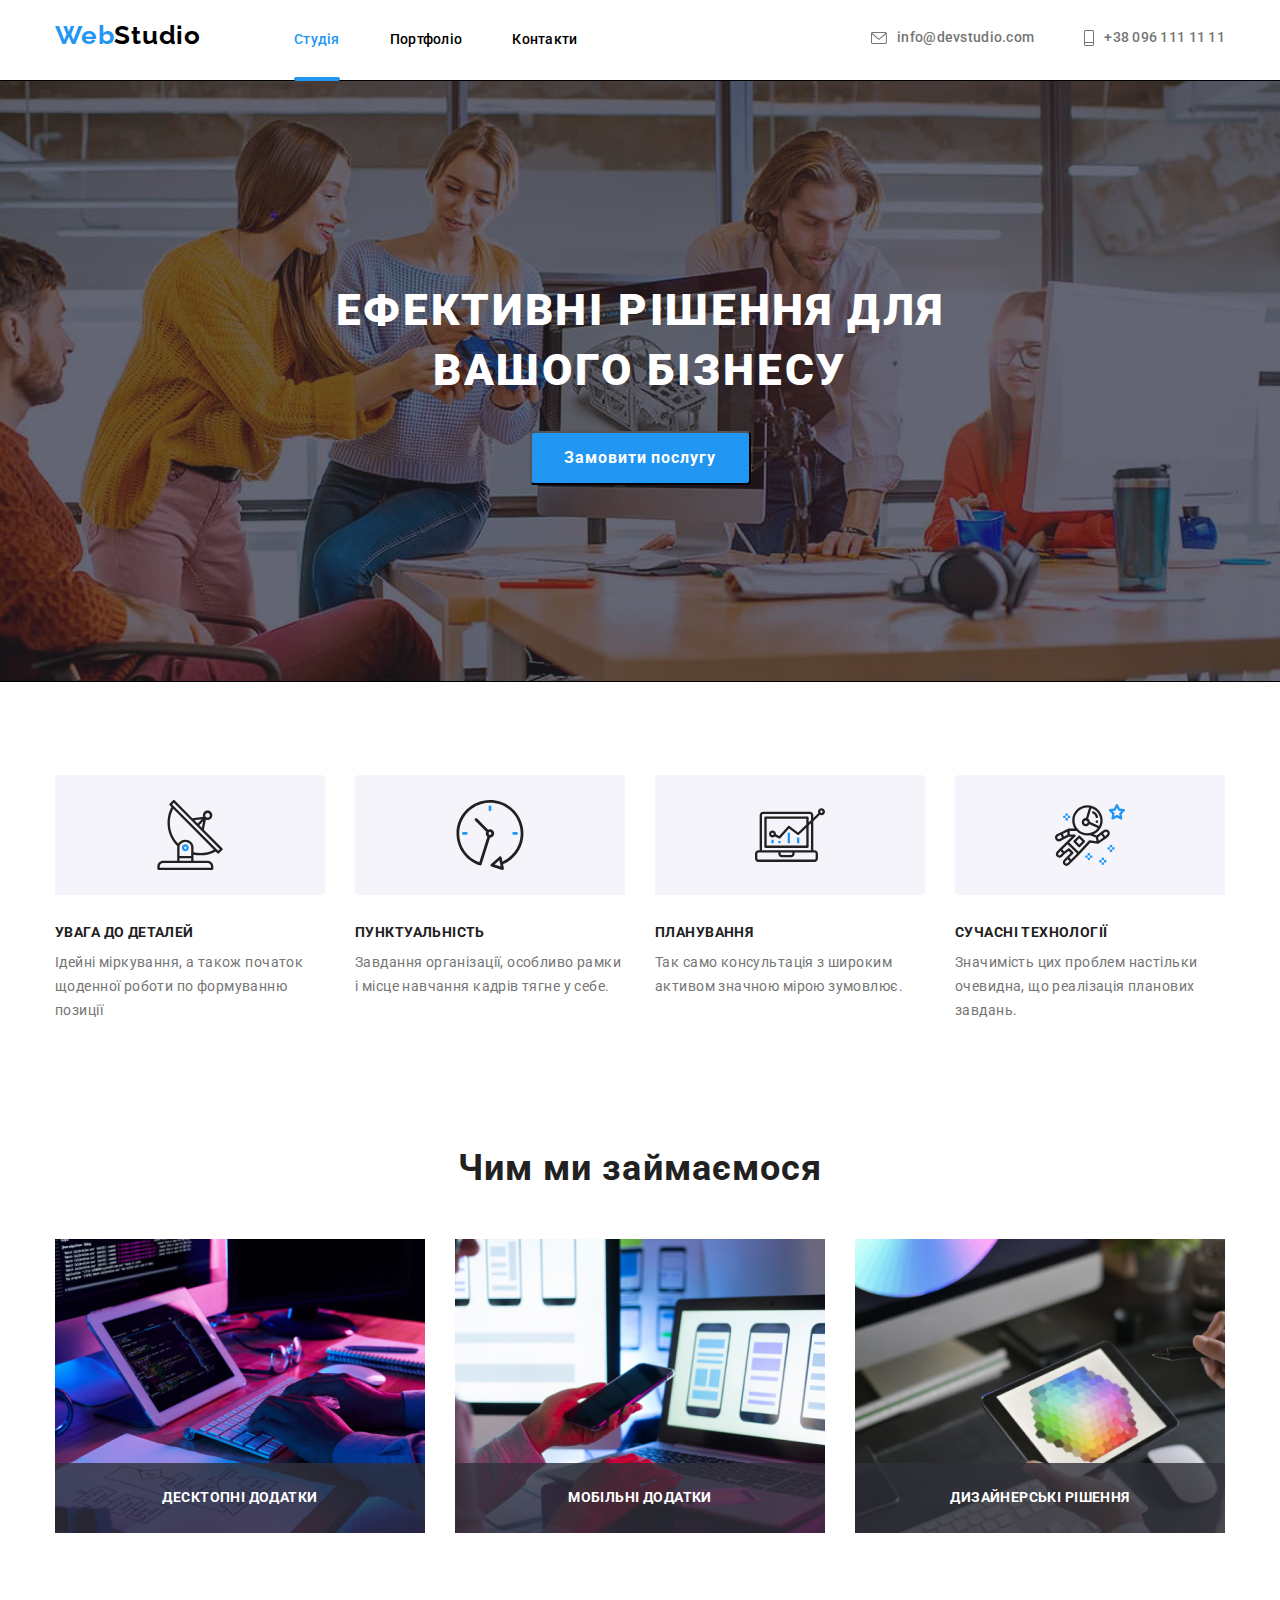
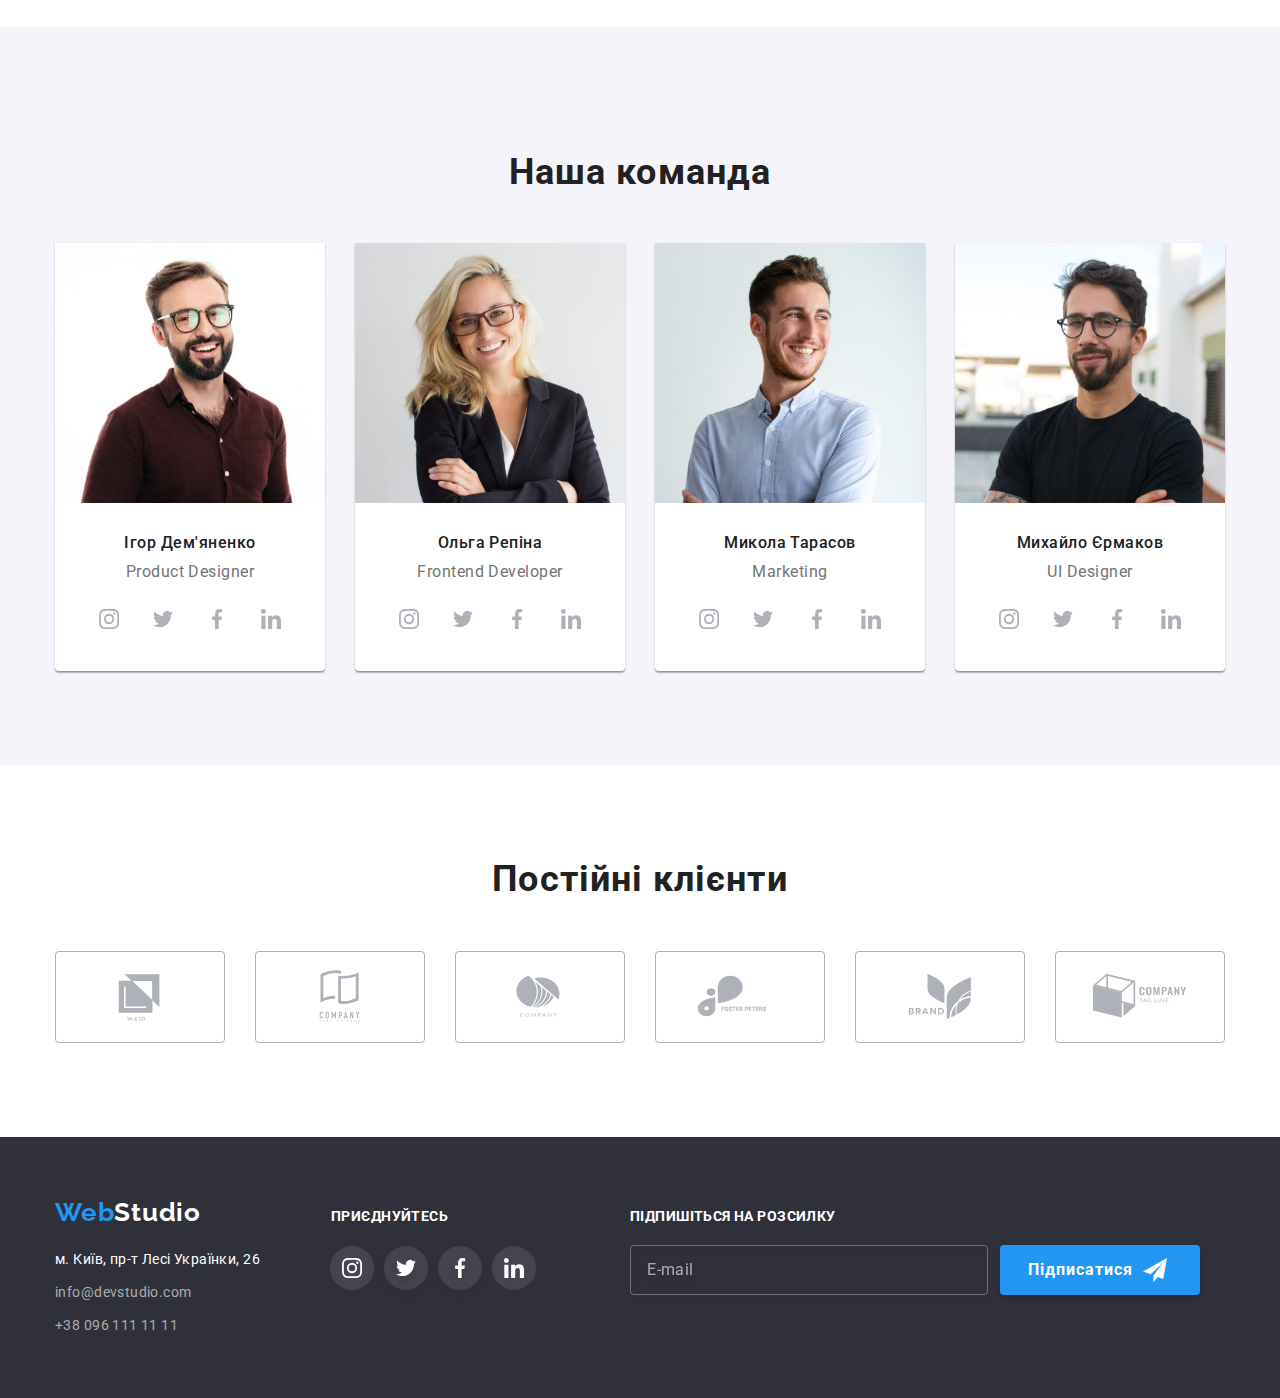
<file: index.html>
<!DOCTYPE html>
<html lang="en">
  <head>
    <meta charset="UTF-8" />
    <meta http-equiv="X-UA-Compatible" content="IE=edge" />
    <meta name="viewport" content="width=device-width, initial-scale=1.0" />
    <title>goit-markup-hw-07</title>
    <link
      href="https://fonts.googleapis.com/css2?family=Raleway:wght@700&family=Roboto:wght@400;500;700;900&display=swap"
      rel="stylesheet"
    />
    <link
      rel="stylesheet"
      href="https://cdnjs.cloudflare.com/ajax/libs/modern-normalize/1.0.0/modern-normalize.min.css"
    />
    <link rel="stylesheet" href="./css/main.min.css" />
  </head>
  <body>
    <!-- Шапка -->
    <header class="header">
      <div class="header__content conteiner box">
        <a href="/" class="header__logo link"
          ><span class="header__logo-text">Web</span>Studio</a
        >

        <nav class="navigation">
          <ul class="navigation__list list box">
            <li class="navigation__item">
              <a href="" class="navigation__link link current">Студія</a>
            </li>
            <li class="navigation__item">
              <a
                href="./portfolio.html"
                target="_self"
                rel="norefferer noopener nofollow"
                class="navigation__link link"
                >Портфоліо
              </a>
            </li>
            <li class="navigation__item">
              <a href="" class="navigation__link link">Контакти</a>
            </li>
          </ul>
        </nav>

        <!-- Шапка  contacts -->
        <div class="contacts header__contacts">
          <ul class="contacts__list list">
            <li class="contacts__item">
              <a href="mailto:info@devstudio.com" class="contacts__tel link"
                ><svg class="contacts__icon" width="16" height="12">
                  <use
                    href="./images/icons.svg/symbol-defs-icon.svg#envelope"
                  ></use>
                </svg>
                info@devstudio.com</a
              >
            </li>
            <li class="contacts__item">
              <a
                href="tel:+380961111111"
                class="contacts__tel icon-vector link"
              >
                <svg class="contacts__icon" width="10" height="16">
                  <use
                    href="./images/icons.svg/symbol-defs-icon.svg#vector"
                  ></use></svg
                >+38 096 111 11 11
              </a>
            </li>
          </ul>
        </div>
      </div>
    </header>
    <!-- main -->
    <main>
      <!-- Герой -->
      <section class="hero overlay">
        <div class="hero__content conteiner">
          <h1 class="hero__title">Ефективні рішення для вашого бізнесу</h1>
          <button type="button" class="hero__button" data-modal-open>
            Замовити послугу
          </button>
        </div>
      </section>
      <!-- Преимущетва -->
      <section class="benefits section pb-none">
        <div class="benefits__content conteiner">
          <h2 class="benefits__title visually-hidden">Особливості</h2>
          <ul class="benefits__list list">
            <li class="benefits__item">
              <div class="benefits__overtittle">
                <svg class="benefits__icon" width="70" height="70">
                  <use
                    href="./images/icons.svg/symbol-defs-icon.svg#antenna"
                  ></use>
                </svg>
              </div>
              <h3 class="benefits__subtitle">Увага до деталей</h3>
              <p class="benefits__text">
                Ідейні міркування, а також початок щоденної роботи по формуванню
                позиції
              </p>
            </li>
            <li class="benefits__item">
              <div class="benefits__overtittle">
                <svg class="benefits__icon" width="70" height="70">
                  <use
                    href="./images/icons.svg/symbol-defs-icon.svg#clock"
                  ></use>
                </svg>
              </div>
              <h3 class="benefits__subtitle">Пунктуальність</h3>
              <p class="benefits__text">
                Завдання організації, особливо рамки і місце навчання кадрів
                тягне у себе.
              </p>
            </li>
            <li class="benefits__item">
              <div class="benefits__overtittle">
                <svg class="benefits__icon" width="70" height="70">
                  <use
                    href="./images/icons.svg/symbol-defs-icon.svg#diagram"
                  ></use>
                </svg>
              </div>
              <h3 class="benefits__subtitle">Планування</h3>
              <p class="benefits__text">
                Так само консультація з широким активом значною мірою зумовлює.
              </p>
            </li>
            <li class="benefits__item">
              <div class="benefits__overtittle">
                <svg class="benefits__icon" width="70" height="70">
                  <use
                    href="./images/icons.svg/symbol-defs-icon.svg#astronaut"
                  ></use>
                </svg>
              </div>
              <h3 class="benefits__subtitle">Сучасні технології</h3>
              <p class="benefits__text">
                Значимість цих проблем настільки очевидна, що реалізація
                планових завдань.
              </p>
            </li>
          </ul>
        </div>
      </section>
      <!-- Примеры работ  -->
      <section class="examples section">
        <div class="examples__content conteiner">
          <h2 class="examples__title title">Чим ми займаємося</h2>
          <ul class="examples__list list">
            <li class="examples__item">
              <img src="./images/box1.jpg" alt="Кодування" width="370" />
              <p class="examples__text">Десктопні додатки</p>
            </li>
            <li class="examples__item">
              <img src="./images/box2.jpg" alt="Оптимізація" width="370" />
              <p class="examples__text">Мобільні додатки</p>
            </li>
            <li class="examples__item">
              <img src="./images/box3.jpg" alt="дизайн" width="370" />
              <p class="examples__text">Дизайнерські рішення</p>
            </li>
          </ul>
        </div>
      </section>
      <!-- Наша команда  -->
      <section class="team section">
        <div class="team__content conteiner">
          <h2 class="team__title title">Наша команда</h2>
          <ul class="team__list list">
            <li class="team__item">
              <img src="./images/img1.jpg" alt="Ігор Дем'яненко" width="270" />
              <div class="team__padding">
                <h3 class="team__name">Ігор Дем'яненко</h3>
                <p class="team__text">Product Designer</p>
                <ul class="socials list">
                  <li class="socials__item-icon">
                    <a href="" class="socials__link-icon link">
                      <svg class="socials__icon" width="20" height="20">
                        <use
                          href="./images/icons.svg/symbol-defs-icon.svg#instagram"
                        ></use>
                      </svg>
                    </a>
                  </li>
                  <li class="socials__item-icon">
                    <a href="" class="socials__link-icon link">
                      <svg class="socials__icon" width="20" height="20">
                        <use
                          href="./images/icons.svg/symbol-defs-icon.svg#twitter"
                        ></use>
                      </svg>
                    </a>
                  </li>
                  <li class="socials__item-icon">
                    <a href="" class="socials__link-icon link">
                      <svg class="socials__icon" width="20" height="20">
                        <use
                          href="./images/icons.svg/symbol-defs-icon.svg#facebook"
                        ></use>
                      </svg>
                    </a>
                  </li>
                  <li class="socials__item-icon">
                    <a href="" class="socials__link-icon link">
                      <svg class="socials__icon" width="20" height="20">
                        <use
                          href="./images/icons.svg/symbol-defs-icon.svg#linkedin"
                        ></use>
                      </svg>
                    </a>
                  </li>
                </ul>
              </div>
            </li>
            <li class="team__item">
              <img src="./images/img2.jpg" alt="Ольга Репіна" width="270" />
              <div class="team__padding">
                <h3 class="team__name">Ольга Репіна</h3>
                <p class="team__text">Frontend Developer</p>
                <ul class="socials list">
                  <li class="socials__item-icon">
                    <a href="" class="socials__link-icon link">
                      <svg class="socials__icon" width="20" height="20">
                        <use
                          href="./images/icons.svg/symbol-defs-icon.svg#instagram"
                        ></use>
                      </svg>
                    </a>
                  </li>
                  <li class="socials__item-icon">
                    <a href="" class="socials__link-icon link">
                      <svg class="socials__icon" width="20" height="20">
                        <use
                          href="./images/icons.svg/symbol-defs-icon.svg#twitter"
                        ></use>
                      </svg>
                    </a>
                  </li>
                  <li class="socials__item-icon">
                    <a href="" class="socials__link-icon link">
                      <svg class="socials__icon" width="20" height="20">
                        <use
                          href="./images/icons.svg/symbol-defs-icon.svg#facebook"
                        ></use>
                      </svg>
                    </a>
                  </li>
                  <li class="socials__item-icon">
                    <a href="" class="socials__link-icon link">
                      <svg class="socials__icon" width="20" height="20">
                        <use
                          href="./images/icons.svg/symbol-defs-icon.svg#linkedin"
                        ></use>
                      </svg>
                    </a>
                  </li>
                </ul>
              </div>
            </li>
            <li class="team__item">
              <img src="./images/img3.jpg" alt="Микола Тарасов" width="270" />
              <div class="team__padding">
                <h3 class="team__name">Микола Тарасов</h3>
                <p class="team__text">Marketing</p>
                <ul class="socials list">
                  <li class="socials__item-icon">
                    <a href="" class="socials__link-icon link">
                      <svg class="socials__icon" width="20" height="20">
                        <use
                          href="./images/icons.svg/symbol-defs-icon.svg#instagram"
                        ></use>
                      </svg>
                    </a>
                  </li>
                  <li class="socials__item-icon">
                    <a href="" class="socials__link-icon link">
                      <svg class="socials__icon" width="20" height="20">
                        <use
                          href="./images/icons.svg/symbol-defs-icon.svg#twitter"
                        ></use>
                      </svg>
                    </a>
                  </li>
                  <li class="socials__item-icon">
                    <a href="" class="socials__link-icon link">
                      <svg class="socials__icon" width="20" height="20">
                        <use
                          href="./images/icons.svg/symbol-defs-icon.svg#facebook"
                        ></use>
                      </svg>
                    </a>
                  </li>
                  <li class="socials__item-icon">
                    <a href="" class="socials__link-icon link">
                      <svg class="socials__icon" width="20" height="20">
                        <use
                          href="./images/icons.svg/symbol-defs-icon.svg#linkedin"
                        ></use>
                      </svg>
                    </a>
                  </li>
                </ul>
              </div>
            </li>
            <li class="team__item">
              <img src="./images/img4.jpg" alt="Михайло Єрмаков" width="270" />
              <div class="team__padding">
                <h3 class="team__name">Михайло Єрмаков</h3>
                <p class="team__text">UI Designer</p>
                <ul class="socials list">
                  <li class="socials__item-icon">
                    <a href="" class="socials__link-icon link">
                      <svg class="socials__icon" width="20" height="20">
                        <use
                          href="./images/icons.svg/symbol-defs-icon.svg#instagram"
                        ></use>
                      </svg>
                    </a>
                  </li>
                  <li class="socials__item-icon">
                    <a href="" class="socials__link-icon link">
                      <svg class="socials__icon" width="20" height="20">
                        <use
                          href="./images/icons.svg/symbol-defs-icon.svg#twitter"
                        ></use>
                      </svg>
                    </a>
                  </li>
                  <li class="socials__item-icon">
                    <a href="" class="socials__link-icon link">
                      <svg class="socials__icon" width="20" height="20">
                        <use
                          href="./images/icons.svg/symbol-defs-icon.svg#facebook"
                        ></use>
                      </svg>
                    </a>
                  </li>
                  <li class="socials__item-icon">
                    <a href="" class="socials__link-icon link">
                      <svg class="socials__icon" width="20" height="20">
                        <use
                          href="./images/icons.svg/symbol-defs-icon.svg#linkedin"
                        ></use>
                      </svg>
                    </a>
                  </li>
                </ul>
              </div>
            </li>
          </ul>
        </div>
      </section>
      <!-- Клиенты -->
      <section class="client section">
        <div class="client__content conteiner">
          <h2 class="client__title">Постійні клієнти</h2>
          <ul class="companies list">
            <li class="companies__item">
              <a href="./" class="companies__link-icon link"
                ><svg class="companies__icon" width="106" height="60">
                  <use
                    href="./images/icons.svg/symbol-defs-icon.svg#Logo"
                  ></use></svg
              ></a>
            </li>
            <li class="companies__item">
              <a href="./" class="companies__link-icon link"
                ><svg class="companies__icon" width="106" height="60">
                  <use
                    href="./images/icons.svg/symbol-defs-icon.svg#Logo1"
                  ></use></svg
              ></a>
            </li>
            <li class="companies__item">
              <a href="./" class="companies__link-icon link"
                ><svg class="companies__icon" width="106" height="60">
                  <use
                    href="./images/icons.svg/symbol-defs-icon.svg#Logo2"
                  ></use></svg
              ></a>
            </li>
            <li class="companies__item">
              <a href="./" class="companies__link-icon link"
                ><svg class="companies__icon" width="106" height="60">
                  <use
                    href="./images/icons.svg/symbol-defs-icon.svg#Logo3"
                  ></use></svg
              ></a>
            </li>
            <li class="companies__item">
              <a href="./" class="companies__link-icon link"
                ><svg class="companies__icon" width="106" height="60">
                  <use
                    href="./images/icons.svg/symbol-defs-icon.svg#Logo4"
                  ></use></svg
              ></a>
            </li>
            <li class="companies__item">
              <a href="./" class="companies__link-icon link"
                ><svg class="companies__icon" width="106" height="60">
                  <use
                    href="./images/icons.svg/symbol-defs-icon.svg#Logo5"
                  ></use></svg
              ></a>
            </li>
          </ul>
        </div>
      </section>
    </main>
    <!-- footer -->
    <footer class="footer">
      <div class="conteiner box">
        <div class="footer__block">
          <a href="/" class="footer__logo link"
            ><span class="logo__text">Web</span>Studio</a
          >
          <address class="address address__footer">
            <p class="address__text">м. Київ, пр-т Лесі Українки, 26</p>
            <ul class="address__list list">
              <li class="address__item">
                <a
                  href="mailto:info@devstudio.com"
                  class="address__contacts link"
                  >info@devstudio.com</a
                >
              </li>
              <li class="address__item">
                <a href="tel:+380961111111" class="address__contacts link"
                  >+38 096 111 11 11</a
                >
              </li>
            </ul>
          </address>
        </div>
        <div class="footer-partner">
          <h2 class="footer-partner__title">приєднуйтесь</h2>
          <ul class="footer-partner__list list">
            <li class="footer-partner__item">
              <a href="./" class="footer-partner__link"
                ><svg class="footer-partner__icon" width="20" height="20">
                  <use
                    href="./images/icons.svg/symbol-defs-icon.svg#instagram"
                  ></use></svg
              ></a>
            </li>
            <li class="footer-partner__item">
              <a href="" class="footer-partner__link shadow"
                ><svg class="footer-partner__icon" width="20" height="20">
                  <use
                    href="./images/icons.svg/symbol-defs-icon.svg#twitter"
                  ></use></svg
              ></a>
            </li>
            <li class="footer-partner__item">
              <a href="" class="footer-partner__link shadow"
                ><svg class="footer-partner__icon" width="20" height="20">
                  <use
                    href="./images/icons.svg/symbol-defs-icon.svg#facebook"
                  ></use></svg
              ></a>
            </li>
            <li class="footer-partner__item">
              <a href="" class="footer-partner__link"
                ><svg class="footer-partner__icon" width="20" height="20">
                  <use
                    href="./images/icons.svg/symbol-defs-icon.svg#linkedin"
                  ></use></svg
              ></a>
            </li>
          </ul>
        </div>
        <form class="footer-form">
          <h2 class="footer-form__title">Підпишіться на розсилку</h2>
          <div class="footer-form__wrapper">
            <input
              type="email"
              name="email"
              class="footer-form__input"
              required
              placeholder="E-mail"
            />
            <button type="submit" class="footer-form__submit">
              Підписатися
              <svg width="24" height="24" class="footer-form__icon">
                <use
                  href="./images/icons.svg/symbol-defs-icon.svg#iconsendfly"
                ></use>
              </svg>
            </button>
          </div>
        </form>
      </div>
    </footer>
    <div class="backdrop is-hidden" data-modal>
      <div class="modal">
        <button class="modal-button" data-modal-close>
          <svg class="modal-close" width="18" height="18">
            <use
              href="./images/icons.svg/symbol-defs-icon.svg#closeblack"
            ></use>
          </svg>
        </button>
        <form
          name="order-service"
          autocomplete="on"
          class="form js-speaker-form"
        >
          <p class="form-tittle">Залиште свої дані, ми вам передзвонимо</p>
          <div class="form-field">
            <label for="name" class="form-label">Ім'я</label>
            <div class="form-field-cube">
              <input
                class="form-field-inpat"
                type="text"
                name="name"
                id="name"
                required
              />
              <svg class="form-field-icon" width="18" height="18">
                <use
                  href="./images/icons.svg/symbol-defs-icon.svg#person-black"
                ></use>
              </svg>
            </div>
          </div>
          <div class="form-field">
            <label for="tel" class="form-label">Телефон</label>
            <div class="form-field-cube">
              <input
                class="form-field-inpat"
                type="tel"
                name="tel"
                id="tel"
                required
                value="+380"
              />
              <svg class="form-field-icon" width="18" height="18">
                <use
                  href="./images/icons.svg/symbol-defs-icon.svg#phone-black"
                ></use>
              </svg>
            </div>
          </div>
          <div class="form-field">
            <label for="mail" class="form-label">Пошта</label>
            <div class="form-field-cube">
              <input
                class="form-field-inpat"
                type="email"
                name="mail"
                id="mail"
                required
              />
              <svg class="form-field-icon" width="18" height="18">
                <use
                  href="./images/icons.svg/symbol-defs-icon.svg#email-black"
                ></use>
              </svg>
            </div>
          </div>
          <div class="form-field order-form-form-field">
            <label for="commentary" class="form-label">Коментар</label>
            <textarea
              id="commentary"
              placeholder="Введіть текст"
              class="form-field-commentary"
            ></textarea>
          </div>
          <div class="checkbox-box">
            <label class="checkbox-box-label">
              <input
                type="checkbox"
                name="contract-conditions"
                value="agree"
                class="checkbox-box-checkbox"
              />
              <span class="checkbox-box-icon"></span>
              <svg
                width="16"
                height="15"
                class="checkbox-box-icon checkbox-box-icon--checked"
              >
                <use
                  href="./images/icons.svg/symbol-defs-icon.svg#vectorbox"
                ></use>
              </svg>
              Погоджуюся з розсилкою та приймаю&nbsp;<a
                href=""
                class="checkbox-box-link"
                >Умови договору</a
              >
            </label>
          </div>

          <div class="order-form-button-cube">
            <button type="submit" class="order-form-button">Відправити</button>
          </div>
        </form>
      </div>
    </div>
    <script src="./js/modal.js"></script>
    <script>
      (() => {
        document
          .querySelector(".js-speaker-form")
          .addEventListener("submit", (e) => {
            new FormData(e.currentTarget).forEach((value, name) =>
              console.log(`${name}: ${value}`)
            );
          });
      })();
    </script>
  </body>
</html>
</file>
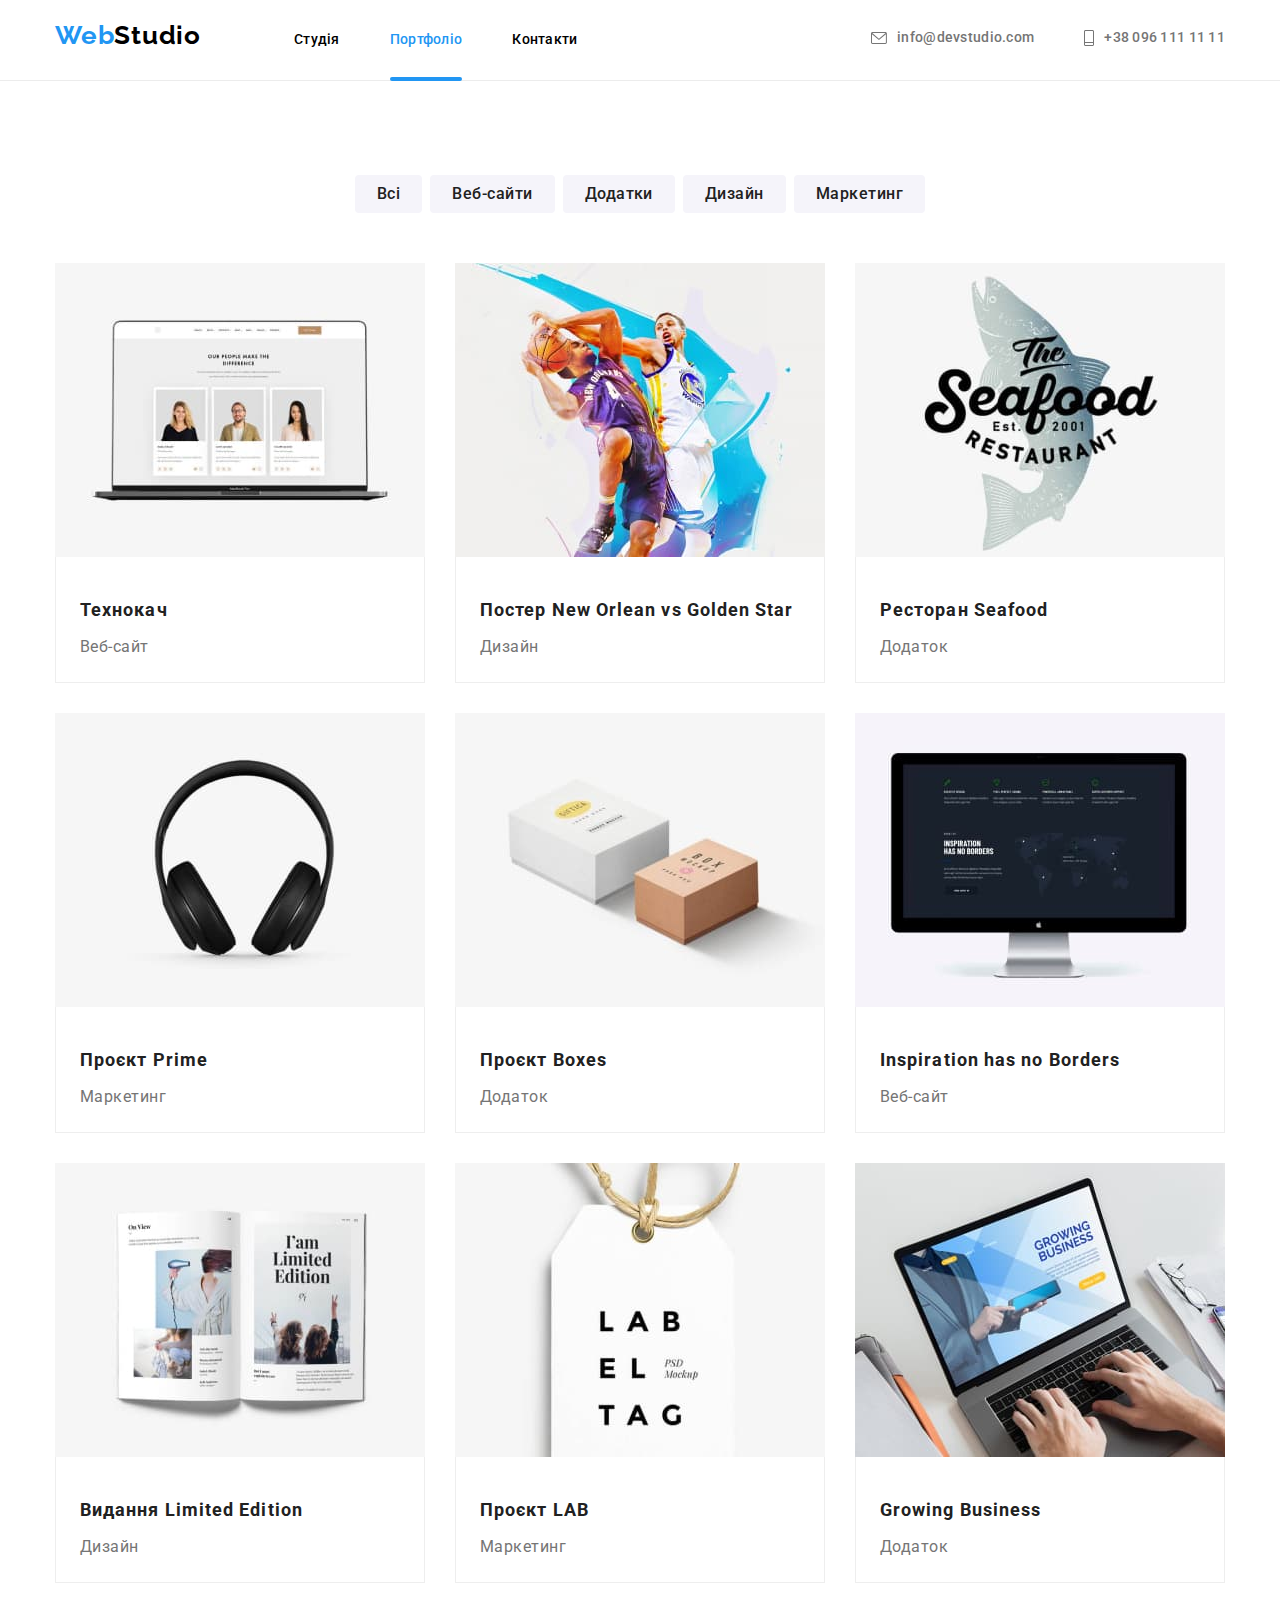
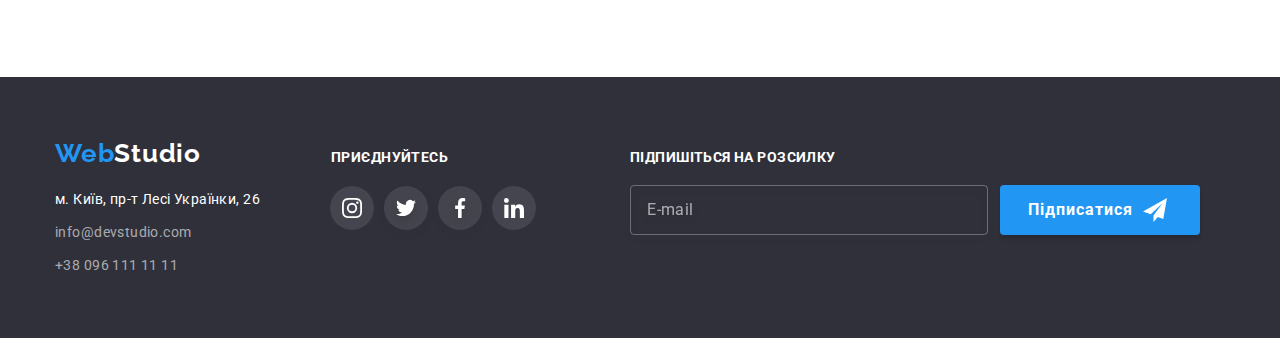
<file: portfolio.html>
<!DOCTYPE html>
<html lang="ru">
  <head>
    <meta charset="UTF-8" />
    <meta http-equiv="X-UA-Compatible" content="IE=edge" />
    <meta name="viewport" content="width=device-width, initial-scale=1.0" />
    <title>goit-markup-hw-07</title>
    <link
      href="https://fonts.googleapis.com/css2?family=Raleway:wght@700&family=Roboto:wght@400;500;700;900&display=swap"
      rel="stylesheet"
    />
    <link
      rel="stylesheet"
      href="https://cdnjs.cloudflare.com/ajax/libs/modern-normalize/1.0.0/modern-normalize.min.css"
    />
    <link rel="stylesheet" href="./css/main.min.css" />
  </head>
  <body>
    <!-- Шапка  -->
    <header class="header">
      <div class="header__content conteiner box">
        <a href="/" class="header__logo link"
          ><span class="header__logo-text">Web</span>Studio</a
        >

        <nav class="navigation">
          <ul class="navigation__list list box">
            <li class="navigation__item">
              <a href="./index.html" class="navigation__link link">Студія</a>
            </li>
            <li class="navigation__item">
              <a
                href="/"
                target="_self"
                rel="norefferer noopener nofollow"
                class="navigation__link link current"
                >Портфоліо
              </a>
            </li>
            <li class="navigation__item">
              <a href="" class="navigation__link link">Контакти</a>
            </li>
          </ul>
        </nav>

        <!-- Шапка contacts -->

        <div class="contacts header__contacts">
          <ul class="contacts__list list">
            <li class="contacts__item">
              <a href="mailto:info@devstudio.com" class="contacts__tel link"
                ><svg class="contacts__icon" width="16" height="12">
                  <use
                    href="./images/icons.svg/symbol-defs-icon.svg#envelope"
                  ></use>
                </svg>
                info@devstudio.com</a
              >
            </li>
            <li class="contacts__item">
              <a
                href="tel:+380961111111"
                class="contacts__tel icon-vector link"
              >
                <svg class="contacts__icon" width="10" height="16">
                  <use
                    href="./images/icons.svg/symbol-defs-icon.svg#vector"
                  ></use></svg
                >+38 096 111 11 11
              </a>
            </li>
          </ul>
        </div>
      </div>
    </header>
    <!-- main -->
    <main>
      <!-- Examples -->
      <section class="works section">
        <div class="conteiner">
          <h1 class="works__title visually-hidden">Зразки наших робіт</h1>
          <ul class="filter-buttons list">
            <li class="filter-buttons__item">
              <button type="button" class="filter-buttons__btn">Всі</button>
            </li>
            <li class="filter-buttons__item">
              <button type="button" class="filter-buttons__btn">
                Веб-сайти
              </button>
            </li>
            <li class="filter-buttons__item">
              <button type="button" class="filter-buttons__btn">Додатки</button>
            </li>
            <li class="filter-buttons__item">
              <button type="button" class="filter-buttons__btn">Дизайн</button>
            </li>
            <li class="filter-buttons__item">
              <button type="button" class="filter-buttons__btn">
                Маркетинг
              </button>
            </li>
          </ul>

          <ul class="portfolio list">
            <li class="portfolio__item">
              <a class="portfolio__link link" href="">
                <div class="porfolio__overlay">
                  <img
                    src="./images/port1.jpg"
                    alt="displaying the site on laptop"
                    width="370"
                    height="294"
                  />
                  <p class="overlay__tittle">
                    Ресурс пропонує комплексні пропозиції з різним рівнем
                    функціоналу та сервісів. Все це дозволить відвідувачу
                    отримати вичерпні відомості про компанію чи приватну особу.
                  </p>
                </div>
                <div class="portfilio__conteiner">
                  <h2 class="portfolio__subtitle">Технокач</h2>
                  <p class="portfolio__text">Веб-сайт</p>
                </div>
              </a>
            </li>
            <li class="portfolio__item">
              <a class="portfolio__link link" href="">
                <div class="porfolio__overlay">
                  <img
                    src="./images/port2.jpg"
                    alt="basketball players"
                    width="370"
                    height="294"
                  />
                  <p class="overlay__tittle">
                    Ресурс пропонує комплексні пропозиції з різним рівнем
                    функціоналу та сервісів. Все це дозволить відвідувачу
                    отримати вичерпні відомості про компанію чи приватну особу.
                  </p>
                </div>
                <div class="portfilio__conteiner">
                  <h2 class="portfolio__subtitle">
                    Постер New Orlean vs Golden Star
                  </h2>
                  <p class="portfolio__text">Дизайн</p>
                </div>
              </a>
            </li>
            <li class="portfolio__item">
              <a class="portfolio__link link" href="">
                <div class="porfolio__overlay">
                  <img
                    src="./images/port3.jpg"
                    alt="restaurant logo"
                    width="370"
                    height="294"
                  />
                  <p class="overlay__tittle">
                    Ресурс пропонує комплексні пропозиції з різним рівнем
                    функціоналу та сервісів. Все це дозволить відвідувачу
                    отримати вичерпні відомості про компанію чи приватну особу.
                  </p>
                </div>
                <div class="portfilio__conteiner">
                  <h2 class="portfolio__subtitle">Ресторан Seafood</h2>
                  <p class="portfolio__text">Додаток</p>
                </div>
              </a>
            </li>
            <li class="portfolio__item">
              <a class="portfolio__link link" href="">
                <div class="porfolio__overlay">
                  <img
                    src="./images/port4.jpg"
                    alt="headearphones"
                    width="370"
                    height="294"
                  />
                  <p class="overlay__tittle">
                    Ресурс пропонує комплексні пропозиції з різним рівнем
                    функціоналу та сервісів. Все це дозволить відвідувачу
                    отримати вичерпні відомості про компанію чи приватну особу.
                  </p>
                </div>
                <div class="portfilio__conteiner">
                  <h2 class="portfolio__subtitle">Проєкт Prime</h2>
                  <p class="portfolio__text">Маркетинг</p>
                </div>
              </a>
            </li>
            <li class="portfolio__item">
              <a class="portfolio___link link" href="">
                <div class="porfolio__overlay">
                  <img
                    src="./images/port5.jpg"
                    alt="boxes"
                    width="370"
                    height="294"
                  />
                  <p class="overlay__tittle">
                    Ресурс пропонує комплексні пропозиції з різним рівнем
                    функціоналу та сервісів. Все це дозволить відвідувачу
                    отримати вичерпні відомості про компанію чи приватну особу.
                  </p>
                </div>
                <div class="portfilio__conteiner">
                  <h2 class="portfolio__subtitle">Проєкт Boxes</h2>
                  <p class="portfolio__text">Додаток</p>
                </div>
              </a>
            </li>
            <li class="portfolio__item">
              <a class="portfolio__link link" href="">
                <div class="porfolio__overlay">
                  <img
                    src="./images/port6.jpg"
                    alt="displaying the site on monitor"
                    width="370"
                    height="294"
                  />
                  <p class="overlay__tittle">
                    Ресурс пропонує комплексні пропозиції з різним рівнем
                    функціоналу та сервісів. Все це дозволить відвідувачу
                    отримати вичерпні відомості про компанію чи приватну особу.
                  </p>
                </div>
                <div class="portfilio__conteiner">
                  <h2 class="portfolio__subtitle">
                    Inspiration has no Borders
                  </h2>
                  <p class="portfolio__text">Веб-сайт</p>
                </div>
              </a>
            </li>
            <li class="portfolio__item">
              <a class="portfolio__link link" href="">
                <div class="porfolio__overlay">
                  <img
                    src="./images/port7.jpg"
                    alt="open book"
                    width="370"
                    height="294"
                  />
                  <p class="overlay__tittle">
                    Ресурс пропонує комплексні пропозиції з різним рівнем
                    функціоналу та сервісів. Все це дозволить відвідувачу
                    отримати вичерпні відомості про компанію чи приватну особу.
                  </p>
                </div>
                <div class="portfilio__conteiner">
                  <h2 class="portfolio__subtitle">Видання Limited Edition</h2>
                  <p class="portfolio__text">Дизайн</p>
                </div>
              </a>
            </li>
            <li class="portfolio__item">
              <a class="portfolio__link link" href="">
                <div class="porfolio__overlay">
                  <img
                    src="./images/port8.jpg"
                    alt="bage with name of company"
                    width="370"
                    height="294"
                  />
                  <p class="overlay__tittle">
                    Ресурс пропонує комплексні пропозиції з різним рівнем
                    функціоналу та сервісів. Все це дозволить відвідувачу
                    отримати вичерпні відомості про компанію чи приватну особу.
                  </p>
                </div>
                <div class="portfilio__conteiner">
                  <h2 class="portfolio__subtitle">Проєкт LAB</h2>
                  <p class="portfolio__text">Маркетинг</p>
                </div>
              </a>
            </li>
            <li class="portfolio__item">
              <a class="portfolio__link link" href="">
                <div class="porfolio__overlay">
                  <img
                    src="./images/port9.jpg"
                    alt="man typing on laptop"
                    width="370"
                    height="294"
                  />
                  <p class="overlay__tittle">
                    Ресурс пропонує комплексні пропозиції з різним рівнем
                    функціоналу та сервісів. Все це дозволить відвідувачу
                    отримати вичерпні відомості про компанію чи приватну особу.
                  </p>
                </div>
                <div class="portfilio__conteiner">
                  <h2 class="portfolio__subtitle">Growing Business</h2>
                  <p class="portfolio__text">Додаток</p>
                </div>
              </a>
            </li>
          </ul>
        </div>
      </section>
    </main>
    <!-- footer -->
    <footer class="footer">
      <div class="conteiner box">
        <div class="footer__block">
          <a href="/" class="footer__logo link"
            ><span class="logo__text">Web</span>Studio</a
          >
          <address class="address address__footer">
            <p class="address__text">м. Київ, пр-т Лесі Українки, 26</p>
            <ul class="address__list list">
              <li class="address__item">
                <a
                  href="mailto:info@devstudio.com"
                  class="address__contacts link"
                  >info@devstudio.com</a
                >
              </li>
              <li class="address__item">
                <a href="tel:+380961111111" class="address__contacts link"
                  >+38 096 111 11 11</a
                >
              </li>
            </ul>
          </address>
        </div>
        <div class="footer-partner">
          <h2 class="footer-partner__title">приєднуйтесь</h2>
          <ul class="footer-partner__list list">
            <li class="footer-partner__item">
              <a href="./" class="footer-partner__link"
                ><svg class="footer-partner__icon" width="20" height="20">
                  <use
                    href="./images/icons.svg/symbol-defs-icon.svg#instagram"
                  ></use></svg
              ></a>
            </li>
            <li class="footer-partner__item">
              <a href="" class="footer-partner__link shadow"
                ><svg class="footer-partner__icon" width="20" height="20">
                  <use
                    href="./images/icons.svg/symbol-defs-icon.svg#twitter"
                  ></use></svg
              ></a>
            </li>
            <li class="footer-partner__item">
              <a href="" class="footer-partner__link shadow"
                ><svg class="footer-partner__icon" width="20" height="20">
                  <use
                    href="./images/icons.svg/symbol-defs-icon.svg#facebook"
                  ></use></svg
              ></a>
            </li>
            <li class="footer-partner__item">
              <a href="" class="footer-partner__link"
                ><svg class="footer-partner__icon" width="20" height="20">
                  <use
                    href="./images/icons.svg/symbol-defs-icon.svg#linkedin"
                  ></use></svg
              ></a>
            </li>
          </ul>
        </div>
        <form class="footer-form">
          <h2 class="footer-form__title">Підпишіться на розсилку</h2>
          <div class="footer-form__wrapper">
            <input
              type="email"
              name="email"
              class="footer-form__input"
              required
              placeholder="E-mail"
            />
            <button type="submit" class="footer-form__submit">
              Підписатися
              <svg width="24" height="24" class="footer-form__icon">
                <use
                  href="./images/icons.svg/symbol-defs-icon.svg#iconsendfly"
                ></use>
              </svg>
            </button>
          </div>
        </form>
      </div>
    </footer>
  </body>
</html>
</file>
<file: css/main.min.css>
body{font-family:"Roboto",sans-serif}.box{display:-webkit-box;display:-ms-flexbox;display:flex;-webkit-box-align:baseline;-ms-flex-align:baseline;align-items:baseline}.title{margin-bottom:50px;font-size:36px;line-height:1.17;letter-spacing:.03em;color:var(--titles-color)}.section{padding:94px 0}.shadow{-webkit-filter:drop-shadow(0px 4px 4px rgba(0, 0, 0, 0.25));filter:drop-shadow(0px 4px 4px rgba(0, 0, 0, 0.25))}html{scroll-behavior:smooth}h1 h2,h3,h4,h5,h6,p,ul{margin:0}ul{padding-left:0}img{display:block;width:100%;height:auto}a:focus,button,input,textarea{outline:none}.link{display:block;text-decoration:none;color:inherit}.list{padding:0;list-style:none;margin:0}.conteiner{width:1200px;margin-left:auto;margin-right:auto;padding-left:15px;padding-right:15px}:root{--titles-color: #212121;--light-titles-color: #ffffff;--text-color: #757575;--input-text-color: rgba(255, 255, 255, 0.6);--accent-color: #2196f3;--logo-color: #000000;--basement-logo-color: #ffffff;--basement-contacts-color: rgba(255, 255, 255, 0.6);--first-bcg-color: #ffffff;--sec-bcg-color: #2f303a;--third-bcg-color: #f5f4fa;--hero-bcg-color: #c4c4c4;--first-font-btn-color: #ffffff;--sec-font-btn-color: #212121;--first-bcg-btn-color: #2196f3;--sec-bcg-btn-color: #188ce8;--link-color: #afb1b8;--transition-main: 250ms cubic-bezier(0.4, 0, 0.2, 1);--border-color: rgba(255, 255, 255, 0.3);--sec-border-color: rgba(33, 33, 33, 0.2)}.visually-hidden{position:absolute;white-space:nowrap;width:1px;height:1px;overflow:hidden;border:0;padding:0;clip:rect(0 0 0 0);-webkit-clip-path:inset(50%);clip-path:inset(50%);margin:-1px}.header{background-color:var(--first-bcg-color);border-bottom:1px solid #ececec}.header__logo{margin-right:93px;font-family:"Raleway",sans-serif;font-weight:700;font-size:26px;line-height:1.19;letter-spacing:.03em;color:var(--logo-color)}.header__logo-text{color:var(--accent-color)}.navigation__link{display:block;position:relative;padding-top:32px;padding-bottom:32px;font-weight:500;font-size:14px;line-height:1.14;letter-spacing:.02em;-webkit-transition:color var(--transition-main);transition:color var(--transition-main)}.navigation__link:hover,.navigation__link:focus{color:var(--accent-color)}.navigation__list .link.current::after{content:"";position:absolute;display:block;width:100%;height:4px;left:0;bottom:-1px;border-radius:2px;background:var(--accent-color)}.navigation__list .current{color:var(--accent-color)}.contacts__list,.navigation__list{display:-webkit-box;display:-ms-flexbox;display:flex;gap:50px}.header__contacts{margin-left:auto}.contacts__tel{padding-top:32px;padding-bottom:32px;font-weight:500;font-size:14px;line-height:1.14;letter-spacing:.02em;color:var(--text-color)}.contacts__tel{display:-webkit-box;display:-ms-flexbox;display:flex;-webkit-box-align:center;-ms-flex-align:center;align-items:center;padding-top:10px;padding-bottom:10px;font-weight:500;font-size:14px;line-height:1.14;letter-spacing:.02em;-webkit-transition:color var(--transition-main);transition:color var(--transition-main)}.contacts__tel:hover,.contacts__tel:focus{color:var(--accent-color)}.contacts__icon{margin-right:10px;fill:currentColor}.hero{background-color:var(--sec-bcg-color);padding:200px 0}.hero__title{margin:0 auto 30px;max-width:696px;font-weight:900;font-size:44px;line-height:1.36;text-align:center;letter-spacing:.06em;text-transform:uppercase;color:var(--light-titles-color)}.hero__button{display:block;min-width:221px;padding:10px 32px;margin:0 auto;font-family:inherit;font-weight:700;font-size:16px;line-height:1.88;letter-spacing:.06em;border-radius:4px;color:var(--first-font-btn-color);background-color:var(--first-bcg-btn-color);cursor:pointer;-webkit-transition:background-color 250ms cubic-bezier(0.4, 0, 0.2, 1);transition:background-color 250ms cubic-bezier(0.4, 0, 0.2, 1)}.hero__button:hover,.hero__button:focus{background-color:var(--sec-bcg-btn-color);color:var(--first-font-btn-color)}.overlay{max-width:1600px;height:600px;margin-left:auto;margin-right:auto;outline:1px solid #000;background-image:-webkit-gradient(linear, left top, right top, from(rgba(47, 48, 58, 0.4)), to(rgba(47, 48, 58, 0.4))),url(../images/imgoverlay.jpg);background-image:linear-gradient(to right, rgba(47, 48, 58, 0.4), rgba(47, 48, 58, 0.4)),url(../images/imgoverlay.jpg);background-repeat:no-repeat;background-position:center;background-size:cover}.pb-none{padding-bottom:0}.benefits__overtittle{display:-webkit-box;display:-ms-flexbox;display:flex;-webkit-box-pack:center;-ms-flex-pack:center;justify-content:center;-webkit-box-align:center;-ms-flex-align:center;align-items:center;height:120px;margin-bottom:30px;border-radius:4px;background-color:#f5f4fa}.benefits__list{display:-webkit-box;display:-ms-flexbox;display:flex;gap:30px}.benefits__subtitle{margin-bottom:10px;font-weight:700;font-size:14px;line-height:1.14;letter-spacing:.03em;text-transform:uppercase;color:var(--titles-color)}.benefits__text{width:270px;font-size:14px;line-height:1.71;letter-spacing:.03em;color:var(--text-color)}.examples{background-color:var(--first-bcg-color);text-align:center}.examples__list{display:-webkit-box;display:-ms-flexbox;display:flex;gap:30px}.examples__item{position:relative}.examples__text{display:-webkit-box;display:-ms-flexbox;display:flex;position:absolute;font-style:normal;font-weight:700;font-size:14px;line-height:1.14;letter-spacing:.03em;text-transform:uppercase;-webkit-box-align:center;-ms-flex-align:center;align-items:center;-webkit-box-pack:center;-ms-flex-pack:center;justify-content:center;width:100%;height:70px;bottom:0px;color:#fff;background-color:rgba(47,48,58,.8)}.team{background-color:var(--third-bcg-color);text-align:center}.team__list{display:-webkit-box;display:-ms-flexbox;display:flex;gap:30px}.team__item{width:270px;text-align:center;-webkit-box-shadow:0px 1px 3px rgba(0,0,0,.12),0px 1px 1px rgba(0,0,0,.14),0px 2px 1px rgba(0,0,0,.2);box-shadow:0px 1px 3px rgba(0,0,0,.12),0px 1px 1px rgba(0,0,0,.14),0px 2px 1px rgba(0,0,0,.2);border-radius:0px 0px 4px 4px;background-color:#fff}.team__name{font-weight:500;font-size:16px;line-height:1.19;margin-bottom:10px;letter-spacing:.03em;color:var(--titles-color)}.team__text{font-size:16px;line-height:1.19;letter-spacing:.03em;color:var(--text-color);margin-bottom:16px}.socials{display:-webkit-box;display:-ms-flexbox;display:flex;-webkit-box-pack:center;-ms-flex-pack:center;justify-content:center;gap:10px}.socials__link-icon{display:-webkit-box;display:-ms-flexbox;display:flex;-webkit-box-align:center;-ms-flex-align:center;align-items:center;-webkit-box-pack:center;-ms-flex-pack:center;justify-content:center;width:44px;height:44px;border-radius:50%;-webkit-transition:background-color var(--transition-main),color var(--transition-main);transition:background-color var(--transition-main),color var(--transition-main);color:#afb1b8}.socials__link-icon:hover,.socials__link-icon:focus{background-color:#2196f3;color:#fff}.socials__icon{display:-webkit-inline-box;display:-ms-inline-flexbox;display:inline-flex;fill:currentColor}.team__padding{padding-top:30px;padding-right:15px;padding-bottom:30px;padding-left:15px}.client{background-color:#fff;text-align:center}.client__title{margin-top:0px;margin-bottom:50px;font-weight:700;font-size:36px;line-height:1.16;text-align:center;letter-spacing:.03em;color:var(--titles-color)}.companies{display:-webkit-box;display:-ms-flexbox;display:flex;gap:30px}.companies__link-icon{display:-webkit-box;display:-ms-flexbox;display:flex;-webkit-box-align:center;-ms-flex-align:center;align-items:center;-webkit-box-pack:center;-ms-flex-pack:center;justify-content:center;width:170px;height:92px;border:1px solid #afb1b8;border-radius:4px;cursor:pointer}.companies__link-icon:hover .companies__icon,.companies__link-icon:focus .companies__icon{fill:#2196f3}.companies__link-icon:hover,.companies__link-icon:focus{border-color:#2196f3}.companies__link-icon,.companies__icon{-webkit-transition:fill var(--transition-main),border var(--transition-main);transition:fill var(--transition-main),border var(--transition-main)}.companies__link-icon,.companies__icon{fill:#afb1b8}.footer{padding-top:60px;padding-bottom:60px;background-color:var(--sec-bcg-color)}.footer__block{margin-right:70px}.footer__logo{display:inline-block;margin-bottom:20px;font-family:"Raleway",sans-serif;font-style:normal;font-weight:700;font-size:26px;line-height:1.19;letter-spacing:.03em;color:var(--basement-logo-color)}.logo__text{color:var(--accent-color)}.address__footer{font-style:normal}.address__text{display:inline-block;margin-bottom:9px;font-size:14px;line-height:1.71;letter-spacing:.03em;color:var(--light-titles-color)}.address__list>.address__item:not(:last-child){margin-bottom:9px}.address__contacts{display:inline-block;font-size:14px;line-height:1.71;letter-spacing:.03em;color:var(--basement-contacts-color)}.footer-partner__title{margin-bottom:20px;font-weight:700;font-size:14px;line-height:1.14;letter-spacing:.03em;text-transform:uppercase;color:#fff;border:1px solid #2f303a}.footer-partner__list{display:-webkit-box;display:-ms-flexbox;display:flex;gap:10px}.footer-partner__link{display:-webkit-box;display:-ms-flexbox;display:flex;-webkit-box-pack:center;-ms-flex-pack:center;justify-content:center;-webkit-box-align:center;-ms-flex-align:center;align-items:center;width:44px;height:44px;border-radius:50%;background-color:rgba(255,255,255,.1);-webkit-transition:background-color var(--transition-main);transition:background-color var(--transition-main)}.footer-partner__link:hover,.footer-partner__link:focus{background-color:#2196f3}.footer-partner__icon{fill:var(--light-titles-color)}.footer__partner{margin:auto}.footer-form{margin-left:94px}.footer-form__title{margin-bottom:20px;font-weight:700;font-size:14px;line-height:1.14;letter-spacing:.03em;text-transform:uppercase;color:var(--light-titles-color)}.footer-form__wrapper{display:-webkit-box;display:-ms-flexbox;display:flex}.footer-form__input{padding:14px 16px;min-width:358px;font-size:16px;line-height:1.25;letter-spacing:.03em;color:#fff;background-color:rgba(0,0,0,0);border:1px solid rgba(255,255,255,.3);-webkit-filter:drop-shadow(0px 4px 4px rgba(0, 0, 0, 0.15));filter:drop-shadow(0px 4px 4px rgba(0, 0, 0, 0.15));border-radius:4px;-webkit-transition:border var(--transition-main);transition:border var(--transition-main)}.footer-form__input::-webkit-input-placeholder{font-size:16px;line-height:1.25;letter-spacing:.03em;color:rgba(255,255,255,.6)}.footer-form__input::-moz-placeholder{font-size:16px;line-height:1.25;letter-spacing:.03em;color:rgba(255,255,255,.6)}.footer-form__input:-ms-input-placeholder{font-size:16px;line-height:1.25;letter-spacing:.03em;color:rgba(255,255,255,.6)}.footer-form__input::-ms-input-placeholder{font-size:16px;line-height:1.25;letter-spacing:.03em;color:rgba(255,255,255,.6)}.footer-form__input::placeholder{font-size:16px;line-height:1.25;letter-spacing:.03em;color:rgba(255,255,255,.6)}.footer-form__input:focus,.footer-form__input:focus{border:1px solid #2196f3}.footer-form__submit{display:-webkit-box;display:-ms-flexbox;display:flex;-webkit-box-align:center;-ms-flex-align:center;align-items:center;text-align:center;width:200px;height:50px;padding:10px 28px;margin-left:12px;font-weight:700;font-size:16px;line-height:1.88;letter-spacing:.06em;color:#fff;background-color:#2196f3;-webkit-box-shadow:0px 4px 4px rgba(0,0,0,.15);box-shadow:0px 4px 4px rgba(0,0,0,.15);border-radius:4px;border:none;-webkit-transition:background-color var(--transition-main);transition:background-color var(--transition-main);cursor:pointer}.footer-form__submit:hover,.footer-form__submit:focus{background-color:#188ce8}.footer-form__icon{margin-left:10px}.portfolio{display:-webkit-box;display:-ms-flexbox;display:flex;-ms-flex-wrap:wrap;flex-wrap:wrap;gap:30px}.portfolio__item{width:370px}.portfolio .portfolio__link{display:block;text-decoration:none;-webkit-transition:-webkit-box-shadow var(--transition-main);transition:-webkit-box-shadow var(--transition-main);transition:box-shadow var(--transition-main);transition:box-shadow var(--transition-main), -webkit-box-shadow var(--transition-main)}.portfolio .portfolio__link:hover,.portfolio .portfolio__link:focus{-webkit-box-shadow:0px 1px 1px rgba(0,0,0,.12),0px 4px 4px rgba(0,0,0,.06),1px 4px 6px rgba(0,0,0,.16);box-shadow:0px 1px 1px rgba(0,0,0,.12),0px 4px 4px rgba(0,0,0,.06),1px 4px 6px rgba(0,0,0,.16)}.porfolio__overlay{position:relative;overflow:hidden}.overlay__tittle{position:absolute;display:block;top:0;left:0;width:100%;height:100%;padding:63px 24px;font-style:normal;font-weight:400;font-size:18px;line-height:1.56;letter-spacing:.03em;-webkit-transform:translateY(101%);transform:translateY(101%);-webkit-transition:-webkit-transform var(--transition-main);transition:-webkit-transform var(--transition-main);transition:transform var(--transition-main);transition:transform var(--transition-main), -webkit-transform var(--transition-main);color:#fff;background-color:rgba(33,150,243,.9)}.link:hover .overlay__tittle,.link:hover .overlay__tittle{-webkit-transform:translateY(0);transform:translateY(0)}.portfilio__conteiner{padding:20px 24px;border:1px solid #eee;border-top:none}.portfolio__subtitle{font-size:18px;line-height:2;letter-spacing:.06em;margin-bottom:4px;color:var(--titles-color)}.portfolio__text{font-size:16px;line-height:1.88;letter-spacing:.03em;color:var(--text-color)}.filter-buttons{display:-webkit-box;display:-ms-flexbox;display:flex;-webkit-box-pack:center;-ms-flex-pack:center;justify-content:center;gap:8px;margin-bottom:50px}.filter-buttons__btn{font-family:inherit;font-weight:500;font-size:16px;line-height:1.62;text-align:center;letter-spacing:.03em;padding:6px 22px;background-color:var(--third-bcg-color);color:var(--titles-color);border:none;border-radius:4px;cursor:pointer;-webkit-transition:color var(--transition-main),background-color var(--transition-main),-webkit-box-shadow var(--transition-main);transition:color var(--transition-main),background-color var(--transition-main),-webkit-box-shadow var(--transition-main);transition:color var(--transition-main),background-color var(--transition-main),box-shadow var(--transition-main);transition:color var(--transition-main),background-color var(--transition-main),box-shadow var(--transition-main),-webkit-box-shadow var(--transition-main)}.filter-buttons__btn:hover,.filter-buttons__btn:focus{color:var(--first-font-btn-color);background-color:var(--first-bcg-btn-color);-webkit-box-shadow:0px 3px 1px rgba(0,0,0,.1),0px 1px 2px rgba(0,0,0,.08),0px 2px 2px rgba(0,0,0,.12);box-shadow:0px 3px 1px rgba(0,0,0,.1),0px 1px 2px rgba(0,0,0,.08),0px 2px 2px rgba(0,0,0,.12)}.backdrop.is-hidden{visibility:hidden;opacity:0;pointer-events:none}.backdrop.is-hidden .modal{-webkit-transform:translate(-50%, -50%) scale(0) rotate(360deg);transform:translate(-50%, -50%) scale(0) rotate(360deg)}.backdrop{position:fixed;top:0;left:0;width:100%;height:100%;opacity:1;-webkit-transition:opacity var(--transition-main),-webkit-transform var(--transition-main);transition:opacity var(--transition-main),-webkit-transform var(--transition-main);transition:transform var(--transition-main),opacity var(--transition-main);transition:transform var(--transition-main),opacity var(--transition-main),-webkit-transform var(--transition-main);background-color:rgba(0,0,0,.2)}.modal{position:absolute;top:50%;left:50%;padding:40px;width:528px;min-height:581px;background-color:#fff;-webkit-box-shadow:0px 1px 3px rgba(0,0,0,.12),0px 1px 1px rgba(0,0,0,.14),0px 2px 1px rgba(0,0,0,.2);box-shadow:0px 1px 3px rgba(0,0,0,.12),0px 1px 1px rgba(0,0,0,.14),0px 2px 1px rgba(0,0,0,.2);border-radius:4px;-webkit-transform:translate(-50%, -50%) scale(1) rotate(0);transform:translate(-50%, -50%) scale(1) rotate(0);-webkit-transition:-webkit-transform var(--transition-main);transition:-webkit-transform var(--transition-main);transition:transform var(--transition-main);transition:transform var(--transition-main), -webkit-transform var(--transition-main)}.modal-button{display:-webkit-box;display:-ms-flexbox;display:flex;position:absolute;-webkit-box-pack:end;-ms-flex-pack:end;justify-content:flex-end;-webkit-box-align:center;-ms-flex-align:center;align-items:center;top:8px;right:8px;width:30px;height:30px;border-radius:50%;background:#fff;border:1px solid rgba(0,0,0,.1);-webkit-transition:color var(--transition-main);transition:color var(--transition-main)}.modal-button:hover,.modal-button:focus{color:var(--accent-color)}.modal-close{fill:currentColor}.form-tittle{margin-bottom:12px;font-weight:700;font-size:20px;line-height:1.15;text-align:center;letter-spacing:.03em;color:var(--titles-color)}.form-label{display:block;margin-bottom:4px;font-size:12px;line-height:1.17;letter-spacing:.01em;color:#757575}.form-field-cube{position:relative;margin-bottom:10px}.form-field-inpat{padding-left:42px;padding-right:15px;width:100%;height:40px;font-size:16px;line-height:1;color:#757575;border:1px solid rgba(33,33,33,.2);border-radius:4px;-webkit-transition:border var(--transition-main);transition:border var(--transition-main)}.form-field-inpat:focus+.form-field-icon{fill:var(--accent-color)}.form-field-inpat:focus{border:1px solid var(--accent-color)}.form-field-icon{position:absolute;top:50%;left:12px;fill:#212121;-webkit-transform:translateY(-50%);transform:translateY(-50%);-webkit-transition:fill var(--transition-main);transition:fill var(--transition-main)}.order-form-form-field{margin-bottom:20px}.form-field-commentary{display:block;padding:12px 16px;width:100%;height:120px;resize:none;font-size:12px;line-height:1.17;letter-spacing:.01em;color:#757575;border:1px solid rgba(33,33,33,.2);border-radius:4px;-webkit-transition:border var(--transition-main);transition:border var(--transition-main)}.form-field-commentary::-webkit-input-placeholder{font-size:12px;line-height:14px;letter-spacing:.01em;color:rgba(117,117,117,.5)}.form-field-commentary::-moz-placeholder{font-size:12px;line-height:14px;letter-spacing:.01em;color:rgba(117,117,117,.5)}.form-field-commentary:-ms-input-placeholder{font-size:12px;line-height:14px;letter-spacing:.01em;color:rgba(117,117,117,.5)}.form-field-commentary::-ms-input-placeholder{font-size:12px;line-height:14px;letter-spacing:.01em;color:rgba(117,117,117,.5)}.form-field-commentary::placeholder{font-size:12px;line-height:14px;letter-spacing:.01em;color:rgba(117,117,117,.5)}.form-field-commentary:focus{border:1px solid var(--accent-color)}.form-cube-label{position:relative;display:-webkit-box;display:-ms-flexbox;display:flex;-webkit-box-align:center;-ms-flex-align:center;align-items:center;font-size:14px;line-height:1.71;color:#757575}.checkbox-box{padding:0 12px;margin-bottom:30px}.checkbox-box-label{position:relative;display:-webkit-box;display:-ms-flexbox;display:flex;-webkit-box-align:center;-ms-flex-align:center;align-items:center;font-size:14px;line-height:1.71;color:#757575}.checkbox-box-checkbox{position:absolute;width:1px;height:1px;margin:-1px;border:0;padding:0;white-space:nowrap;-webkit-clip-path:inset(100%);clip-path:inset(100%);clip:rect(0 0 0 0);overflow:hidden}.checkbox-box-icon{display:inline-block;margin-right:8px;width:16px;height:15px;border:2px solid #212121;border-radius:2px;-webkit-transition:background-color var(--transition-main),border var(--transition-main);transition:background-color var(--transition-main),border var(--transition-main)}.checkbox-box-checkbox:checked+.checkbox-box-icon{background-color:var(--accent-color);border-color:var(--accent-color)}.checkbox-box-checkbox:focus+.checkbox-box-icon{border-color:var(--accent-color)}.checkbox-box-icon--checked{position:absolute;top:50%;left:0;-webkit-transform:translateY(-50%);transform:translateY(-50%);border-color:rgba(0,0,0,0)}.checkbox-box-link{color:var(--accent-color)}.order-form-button-cube{display:-webkit-box;display:-ms-flexbox;display:flex;-webkit-box-align:center;-ms-flex-align:center;align-items:center;-webkit-box-pack:center;-ms-flex-pack:center;justify-content:center}.order-form-button{padding:10px 52px;font-weight:700;font-size:16px;line-height:1.88;letter-spacing:.06em;color:var(--first-font-btn-colo);background-color:var(--first-bcg-btn-color);-webkit-box-shadow:0px 4px 4px rgba(0,0,0,.15);box-shadow:0px 4px 4px rgba(0,0,0,.15);border-radius:4px;border:none;-webkit-transition:background-color var(--transition-main);transition:background-color var(--transition-main);cursor:pointer}.order-form-button:hover,.order-form-button:focus{background-color:var(--sec-bcg-btn-color)}/*# sourceMappingURL=main.min.css.map */
</file>
